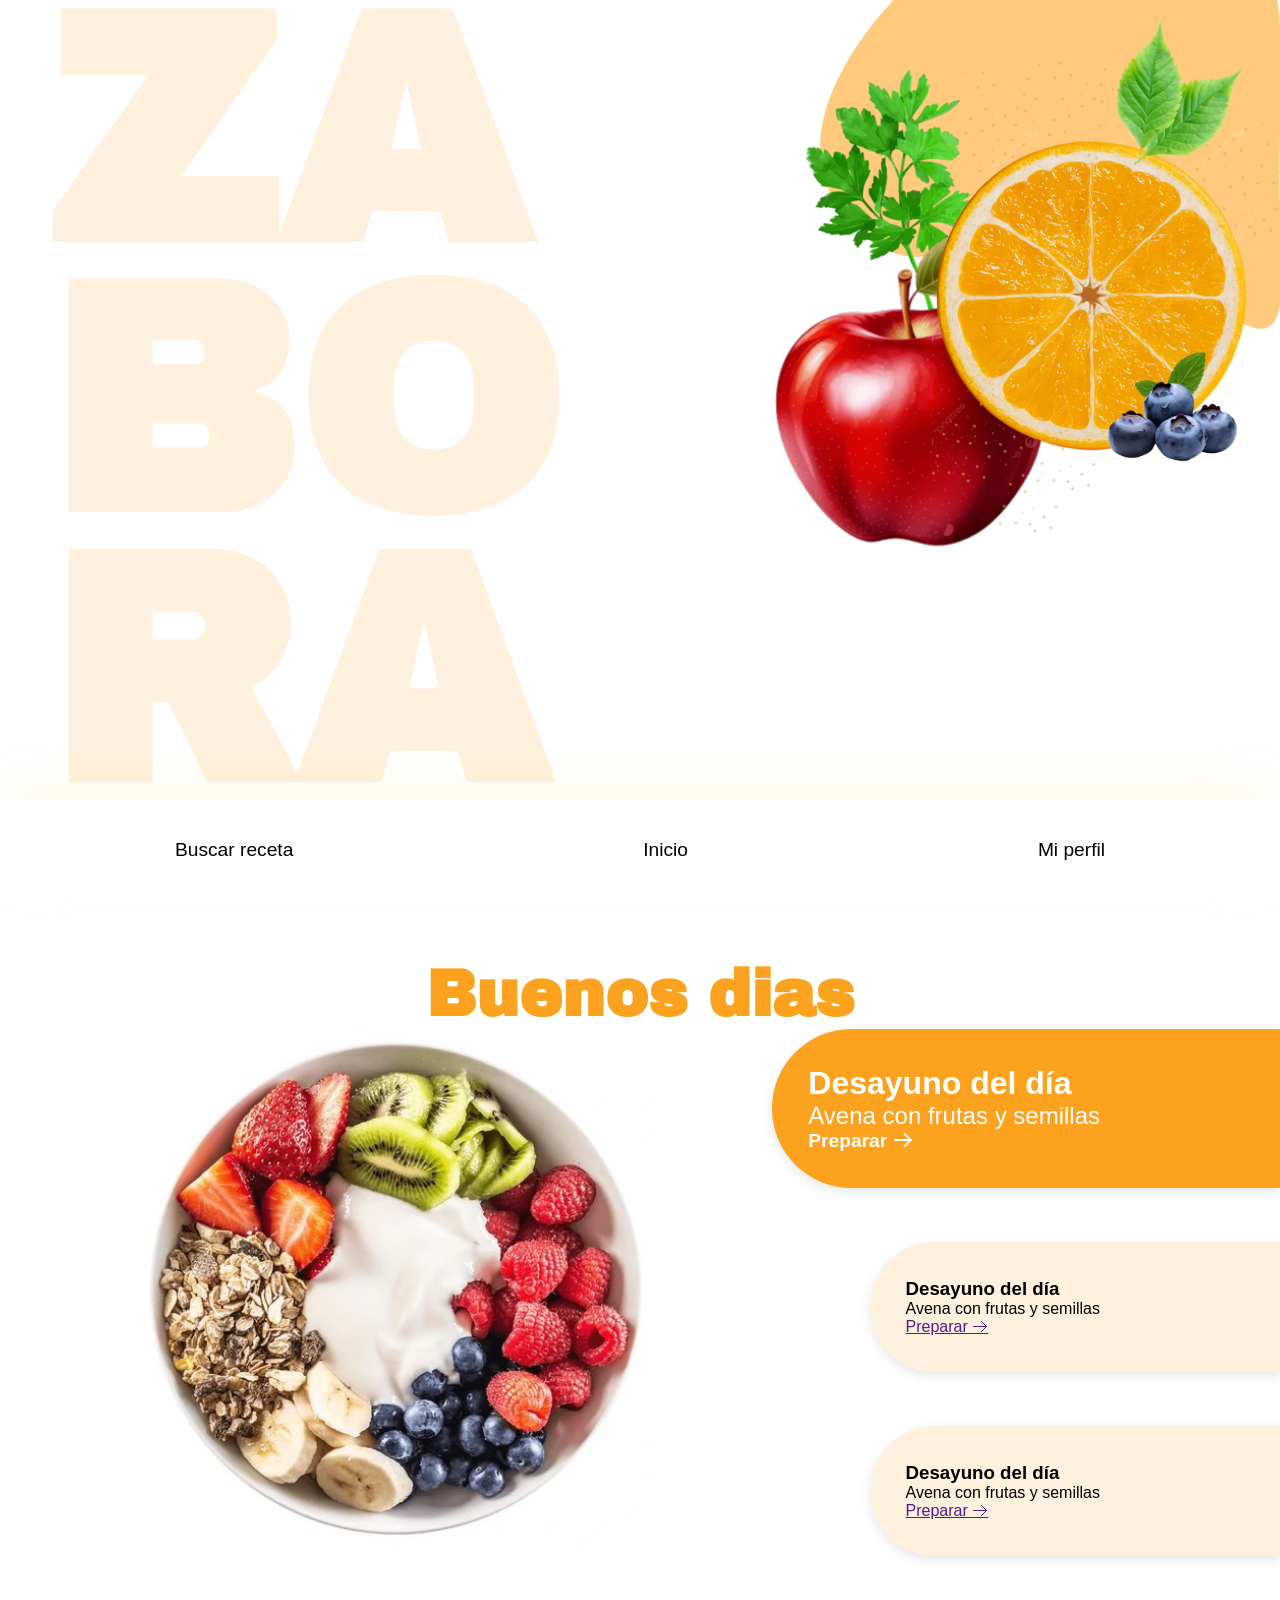
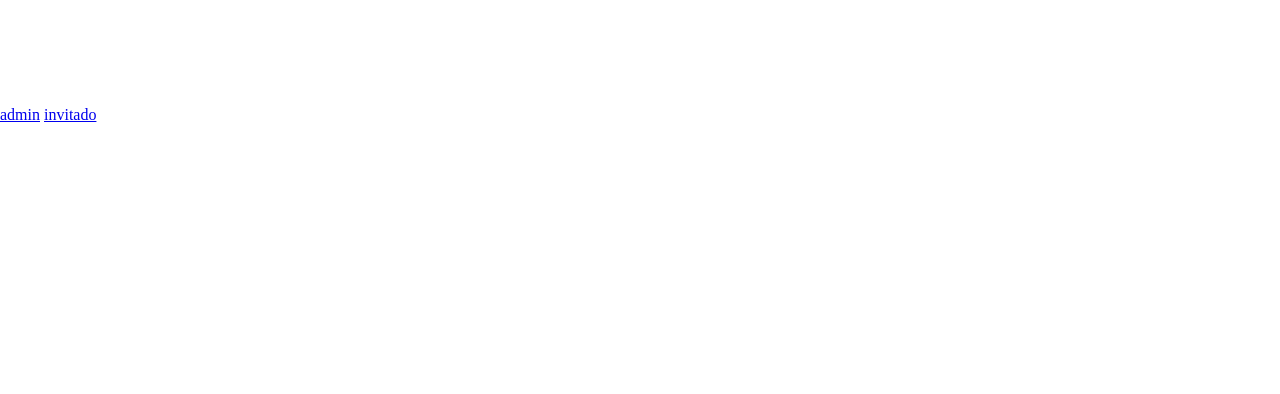
<file: index.html>
<!DOCTYPE html>
<html lang="en">
<head>
    <meta charset="UTF-8">
    <meta name="viewport" content="width=device-width, initial-scale=1.0">
    <title>Zabora</title>
    <link rel="stylesheet" href="styles/index.css">
    <link rel="stylesheet" href="styles/responsive.css">
</head>
<body>
    <header>
        <a href="">Buscar receta</a>
        <a href="">Inicio</a>
        <a href="">Mi perfil</a>
    </header>
    <section class="sec-ppal">
        <h1>
       <span>za</span>
       <span>bo</span>
       <span>ra</span>
     </h1>
     <img src="assets/images/imgIndex3.png" alt="">
    </section>

    <section class="sec-comidaDia">
        <h2>Buenos dias</h2>
        <div class="containerComidas">
            <img src="assets/images/desayuno.jpg" alt="desayuno del dia">
            <div class="containerInfo">
                <div class="infoComida mañana">
                    <h3>Desayuno del día</h3>
                    <p>Avena con frutas y semillas</p>
                    <a href="">Preparar  🡢</a>
                </div>
                <div class="infoComida">
                    <h3>Desayuno del día</h3>
                    <p>Avena con frutas y semillas</p>
                    <a href="">Preparar  🡢</a>
                </div>
                <div class="infoComida">
                    <h3>Desayuno del día</h3>
                    <p>Avena con frutas y semillas</p>
                    <a href="">Preparar  🡢</a>
                </div>
            </div>
        </div>
        
    </section>

    <section class="botones">
        <a href="templates/admin.html">admin</a>
        <a href="templates/invitado.html">invitado</a>
    </section>
</body>
</html>
</file>
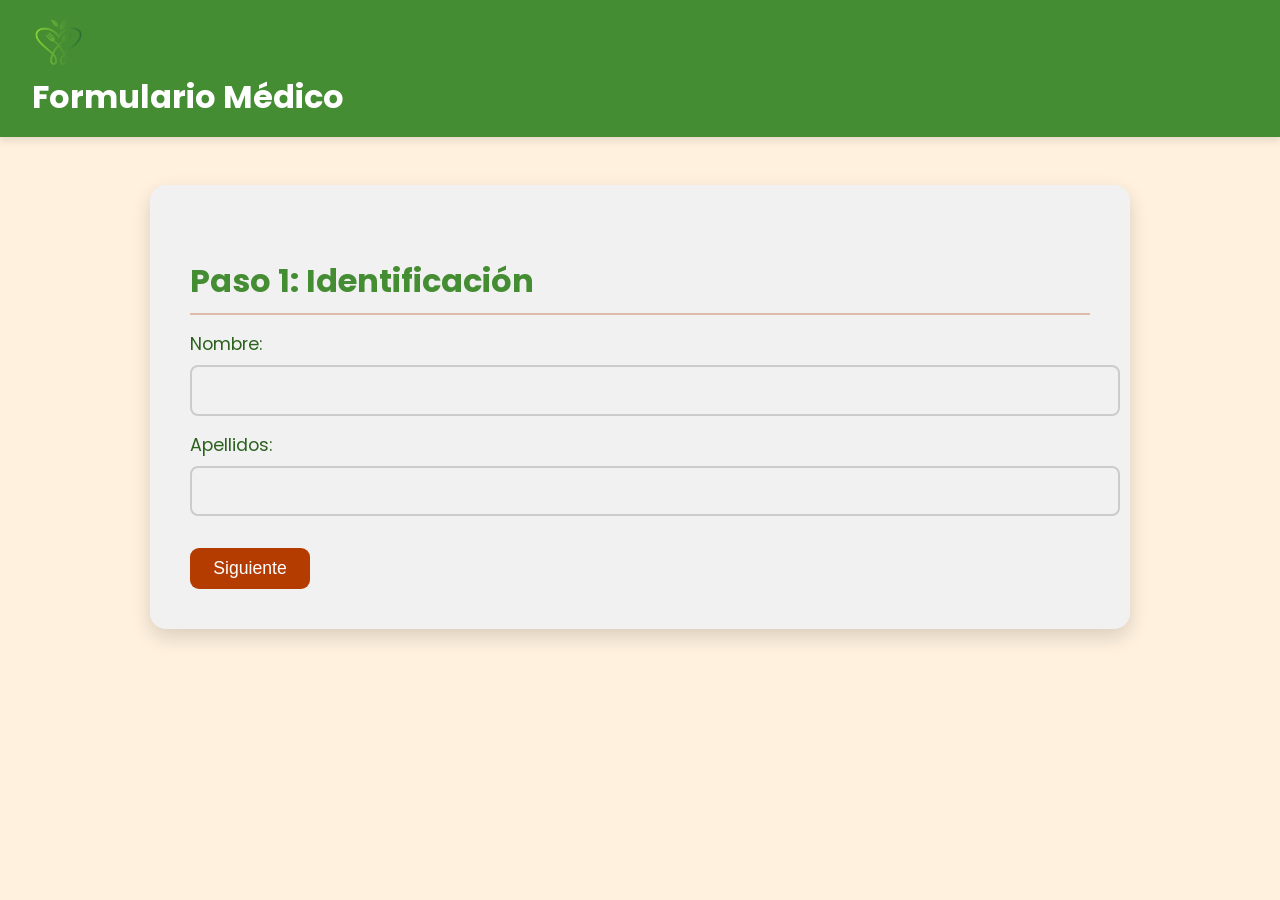
<file: templates/index.html>
<!DOCTYPE html>
<html lang="es">

<head>
    <meta charset="UTF-8">
    <meta name="viewport" content="width=device-width, initial-scale=1.0">
    <title>Formulario Médico</title>
    <link
        href="https://fonts.googleapis.com/css2?family=Poppins:ital,wght@0,100;0,200;0,300;0,400;0,500;0,600;0,700;0,800;0,900;1,100;1,200;1,300;1,400;1,500;1,600;1,700;1,800;1,900&display=swap"
        rel="stylesheet">
    <link rel="stylesheet" href="../styles/styles.css">
</head>

<header class="encabezado">
  <div>
    <img src="../assets/img/LogoManzana.png" alt="Logo de la Zabora" class="logo">
    <h1 class="tituloEncabezado">Formulario Médico</h1>
  </div>
</header>


<body>

    <section class="seccion1">
        <div class="contenedorFormulario">

            <form id="formularioMultiPaso" class="formularioMedico">

                <!--------------- Paso 1: Nombre y Apellidos ----------------------->
                <div class="paso" id="paso1">
                    <h2 class="subtitulo">Paso 1: Identificación</h2>
                    <label class="etiqueta" for="nombre">Nombre:</label>
                    <input type="text" id="nombre" class="campoTexto" required>

                    <label class="etiqueta" for="apellidos">Apellidos:</label>
                    <input type="text" id="apellidos" class="campoTexto" required>

                    <div class="navegacionBotones">
                        <button type="button" onclick="mostrarPaso(2)">Siguiente</button>
                    </div>
                </div>

                <!-------------------- Paso 2: Edad y Género ------------------------>
                <div class="paso" id="paso2">
                    <h2 class="subtitulo">Paso 2: Datos Personales</h2>
                    <label class="etiqueta" for="edad">Edad:</label>
                    <input type="number" id="edad" class="campoTexto" required>

                    <label class="etiqueta">Género:</label>
                    <div class="grupo-genero">
                        <label class="opcion-radio"><input type="radio" name="genero" value="masculino" required>
                            Masculino</label>
                        <label class="opcion-radio"><input type="radio" name="genero" value="femenino"> Femenino</label>
                        <label class="opcion-radio"><input type="radio" name="genero" value="nodice"> Prefiero no
                            decir</label>
                    </div>

                    <div class="navegacionBotones">
                        <button type="button" onclick="mostrarPaso(1)">Anterior</button>
                        <button type="button" onclick="mostrarPaso(3)">Siguiente</button>
                    </div>
                </div>

                <!---------- Paso 3: Contacto ---------.------>
                <div class="paso" id="paso3">
                    <h2 class="subtitulo">Paso 3: Contacto</h2>
                    <label class="etiqueta" for="correo">Correo electrónico:</label>
                    <input type="email" id="correo" class="campoTexto" required>

                    <label class="etiqueta" for="telefono">Teléfono:</label>
                    <input type="tel" id="telefono" class="campoTexto" required>

                    <div class="navegacionBotones">
                        <button type="button" onclick="mostrarPaso(2)">Anterior</button>
                        <button type="button" onclick="mostrarPaso(4)">Siguiente</button>
                    </div>
                </div>

                <!------------------------ Paso 4: Alergias ---------------------------->

                <div class="paso" id="paso4">
                    <h2 class="subtitulo">Paso 4: Alergias alimentarias</h2>
                    <label class="etiqueta" for="alergias">Aquí cuéntanos si tienes alguna alergia</label>
                    <textarea id="alergias" class="campo-area"></textarea>

                    <div class="navegacionBotones">
                        <button type="button" onclick="mostrarPaso(3)">Anterior</button>
                        <button type="button" onclick="mostrarPaso(5)">Siguiente</button>

                    </div>
                </div>

                <!------------------------ Paso 5: Condiciones médicas ---------------------------->
                <div class="paso" id="paso5">
                    <h2 class="subtitulo">Paso 5: Condiciones Médicas</h2>
                    <div class="condicionesMedicas">
                        <label class="opcion-checkbox"><input type="checkbox" name="condiciones[]" value="diabetes">
                            Diabetes</label>
                        <label class="opcion-checkbox"><input type="checkbox" name="condiciones[]" value="colon">
                            Síndrome
                            del colon irritable</label>
                        <label class="opcion-checkbox"><input type="checkbox" name="condiciones[]" value="hipertension">
                            Hipertensión</label>
                        <label class="opcion-checkbox"><input type="checkbox" name="condiciones[]" value="alergias">
                            Alergias alimentarias</label>
                    </div>

                    <div class="navegacionBotones">
                        <button type="button" onclick="mostrarPaso(4)">Anterior</button>
                        <button type="button" onclick="mostrarPaso(6)">Siguiente</button>
                    </div>
                </div>

                <!--------------------------- Paso 6: Restricciones ------------------------------->
                <div class="paso" id="paso6">
                    <h2 class="subtitulo">Paso 6: Restricciones Alimentarias</h2>
                    <label class="etiqueta" for="restricciones">¿Tienes alguna restricción alimentaria? ¿Cuál? <br> <br>
                        Para Zabora es de suprema importancia saber sus restricciones alimenticias para así brindarle la
                        mejor experiencia posible</label>
                    <textarea id="restricciones" class="campo-area"></textarea>

                    <div class="navegacionBotones">
                        <button type="button" onclick="mostrarPaso(5)">Anterior</button>
                        <button type="submit">Enviar formulario</button>
                    </div>
                </div>
            </form>
        </div>
    </section>

    <script src="../logic/script.js"></script>
</body>

</html>
</file>
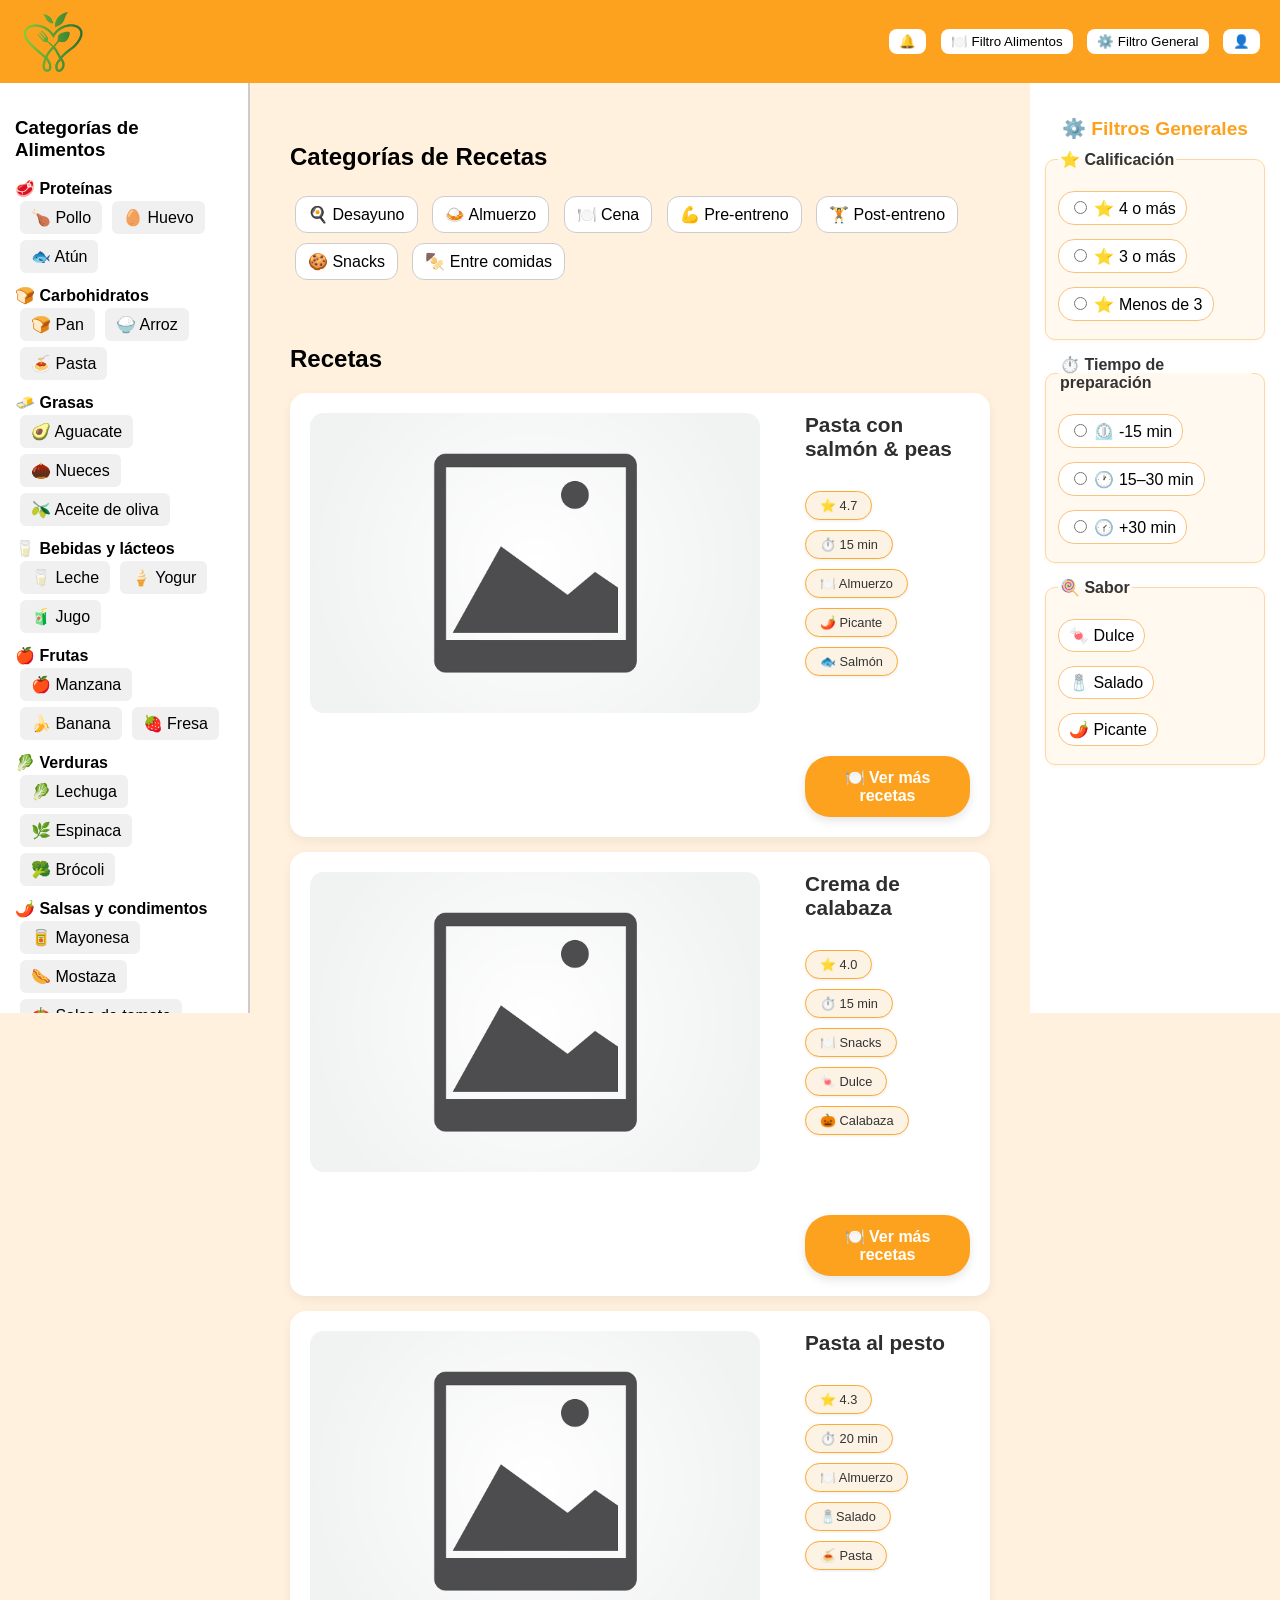
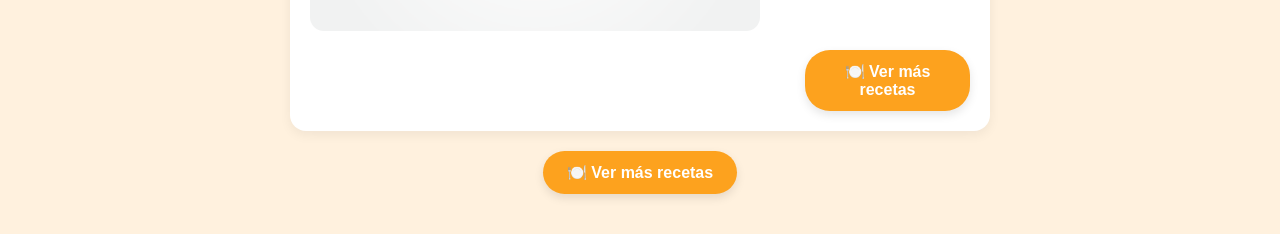
<file: lista_recetas.html>
<!DOCTYPE html>
<html lang="es">

<head>
    <meta charset="UTF-8">
    <meta name="viewport" content="width=device-width, initial-scale=1.0">
    <title>Lista de Recetas</title>
    <link rel="stylesheet" href="./styles/lista_recetas.css">
</head>

<body>
    <header class="encabezado">
        <img class="logo" src="./assets/img/logo.png" alt="">
        <div class="iconos-header">
            <button id="btnNotif">🔔</button>
            <button id="btnFiltroAlimentos">🍽️ Filtro Alimentos</button>
            <button id="btnFiltroGeneral">⚙️ Filtro General</button>
            <button id="btnPerfil">👤</button>
        </div>
    </header>

    <aside class="panel-filtros" id="panelAlimentos">
        <h3>Categorías de Alimentos</h3>
        <div class="categoria"><strong>🥩 Proteínas</strong>
            <div class="alimentos"><span>🍗 Pollo</span><span>🥚 Huevo</span><span>🐟 Atún</span></div>
        </div>
        <div class="categoria"><strong>🍞 Carbohidratos</strong>
            <div class="alimentos"><span>🍞 Pan</span><span>🍚 Arroz</span><span>🍝 Pasta</span></div>
        </div>
        <div class="categoria"><strong>🧈 Grasas</strong>
            <div class="alimentos"><span>🥑 Aguacate</span><span>🌰 Nueces</span><span>🫒 Aceite de oliva</span></div>
        </div>
        <div class="categoria"><strong>🥛 Bebidas y lácteos</strong>
            <div class="alimentos"><span>🥛 Leche</span><span>🍦 Yogur</span><span>🧃 Jugo</span></div>
        </div>
        <div class="categoria"><strong>🍎 Frutas</strong>
            <div class="alimentos"><span>🍎 Manzana</span><span>🍌 Banana</span><span>🍓 Fresa</span></div>
        </div>
        <div class="categoria"><strong>🥬 Verduras</strong>
            <div class="alimentos"><span>🥬 Lechuga</span><span>🌿 Espinaca</span><span>🥦 Brócoli</span></div>
        </div>
        <div class="categoria"><strong>🌶️ Salsas y condimentos</strong>
            <div class="alimentos"><span>🥫 Mayonesa</span><span>🌭 Mostaza</span><span>🍅 Salsa de tomate</span></div>
        </div>
    </aside>

    <!-- FILTRO GENERAL -->
    <aside class="panel-filtros" id="panelGeneral">
        <h3>⚙️ Filtros Generales</h3>
        <form id="formulario-filtros">
            <fieldset>
                <legend>⭐ Calificación</legend>
                <label class="chip-filtro"><input type="radio" name="calificacion" value=">=4"> ⭐ 4 o más</label>
                <label class="chip-filtro"><input type="radio" name="calificacion" value=">=3"> ⭐ 3 o más</label>
                <label class="chip-filtro"><input type="radio" name="calificacion" value="<3"> ⭐ Menos de 3</label>
            </fieldset>

            <fieldset>
                <legend>⏱️ Tiempo de preparación</legend>
                <label class="chip-filtro"><input type="radio" name="tiempo" value="<15"> ⏲️ -15 min</label>
                <label class="chip-filtro"><input type="radio" name="tiempo" value="15-30"> 🕐 15–30 min</label>
                <label class="chip-filtro"><input type="radio" name="tiempo" value=">30"> 🕜 +30 min</label>
            </fieldset>

            <fieldset>
                <legend>🍭 Sabor</legend>
                <label class="chip-filtro"><input type="checkbox" name="sabor" value="dulce"> <span>🍬
                        Dulce</span></label>
                <label class="chip-filtro"><input type="checkbox" name="sabor" value="salado"> <span>🧂
                        Salado</span></label>
                <label class="chip-filtro"><input type="checkbox" name="sabor" value="picante"> <span>🌶️
                        Picante</span></label>
            </fieldset>
        </form>
    </aside>

    <aside class="panel-seleccionados" id="filtrosSeleccionados">
        <h3>Filtros Seleccionados</h3>
        <div id="chipsFiltros"></div>
    </aside>

    <main>
        <section class="categorias-recetas">
            <h2>Categorías de Recetas</h2>
            <div class="categorias">
                <span>🍳 Desayuno</span>
                <span>🍛 Almuerzo</span>
                <span>🍽️ Cena</span>
                <span>💪 Pre-entreno</span>
                <span>🏋️ Post-entreno</span>
                <span>🍪 Snacks</span>
                <span>🍢 Entre comidas</span>
            </div>
        </section>
        <section class="recetas-populares">
            <h2>Recetas</h2>
            <div class="tarjetas-recetas">
                <div class="receta">
                    <img src="./assets/img/imagenReceta.png" alt="Pasta con salmón">
                    <div class="info-receta">
                        <h4>Pasta con salmón & peas</h4>
                        <div class="sub-info">
                            <span class="etiqueta estrella">⭐ 4.7</span>
                            <span class="etiqueta tiempo">⏱️ 15 min</span>
                            <span class="etiqueta tipo">🍽️ Almuerzo</span>
                            <span class="etiqueta sabor">🌶️ Picante</span>
                            <span class="etiqueta categoria">🐟 Salmón</span>
                        </div>
                        <div class="boton-ver-mas">
                            <a href="./templates/detalle_recetas.html"><button id="btnVerMas">🍽️ Ver más recetas</button></a>
                        </div>
                    </div>
                </div>

                <div class="receta">
                    <img src="./assets/img/imagenReceta.png" alt="Sopa de calabaza">
                    <div class="info-receta">
                        <h4>Crema de calabaza</h4>
                        <div class="sub-info">
                            <span class="etiqueta estrella">⭐ 4.0</span>
                            <span class="etiqueta tiempo">⏱️ 15 min</span>
                            <span class="etiqueta tipo">🍽️ Snacks</span>
                            <span class="etiqueta sabor">🍬 Dulce</span>
                            <span class="etiqueta categoria">🎃 Calabaza</span>
                        </div>
                        <div class="boton-ver-mas">
                            <a href="./templates/detalle_recetas.html"><button id="btnVerMas">🍽️ Ver más recetas</button></a>
                        </div>
                    </div>
                </div>

                <div class="receta">
                    <img src="./assets/img/imagenReceta.png" alt="Pesto pasta">
                    <div class="info-receta">
                        <h4>Pasta al pesto</h4>
                        <div class="sub-info">
                            <span class="etiqueta estrella">⭐ 4.3</span>
                            <span class="etiqueta tiempo">⏱️ 20 min</span>
                            <span class="etiqueta tipo">🍽️ Almuerzo</span>
                            <span class="etiqueta sabor">🧂Salado</span>
                            <span class="etiqueta categoria">🍝 Pasta</span>
                        </div>
                        <div class="boton-ver-mas">
                            <a href="./templates/detalle_recetas.html"><button id="btnVerMas">🍽️ Ver más recetas</button></a>
                        </div>
                    </div>
                </div>
            </div>
            <div class="boton-ver-mas">
                <button id="btnVerMas">🍽️ Ver más recetas</button>
            </div>
        </section>
    </main>

    <script src="./logic/lista_recetas.js"></script>
</body>

</html>
</file>
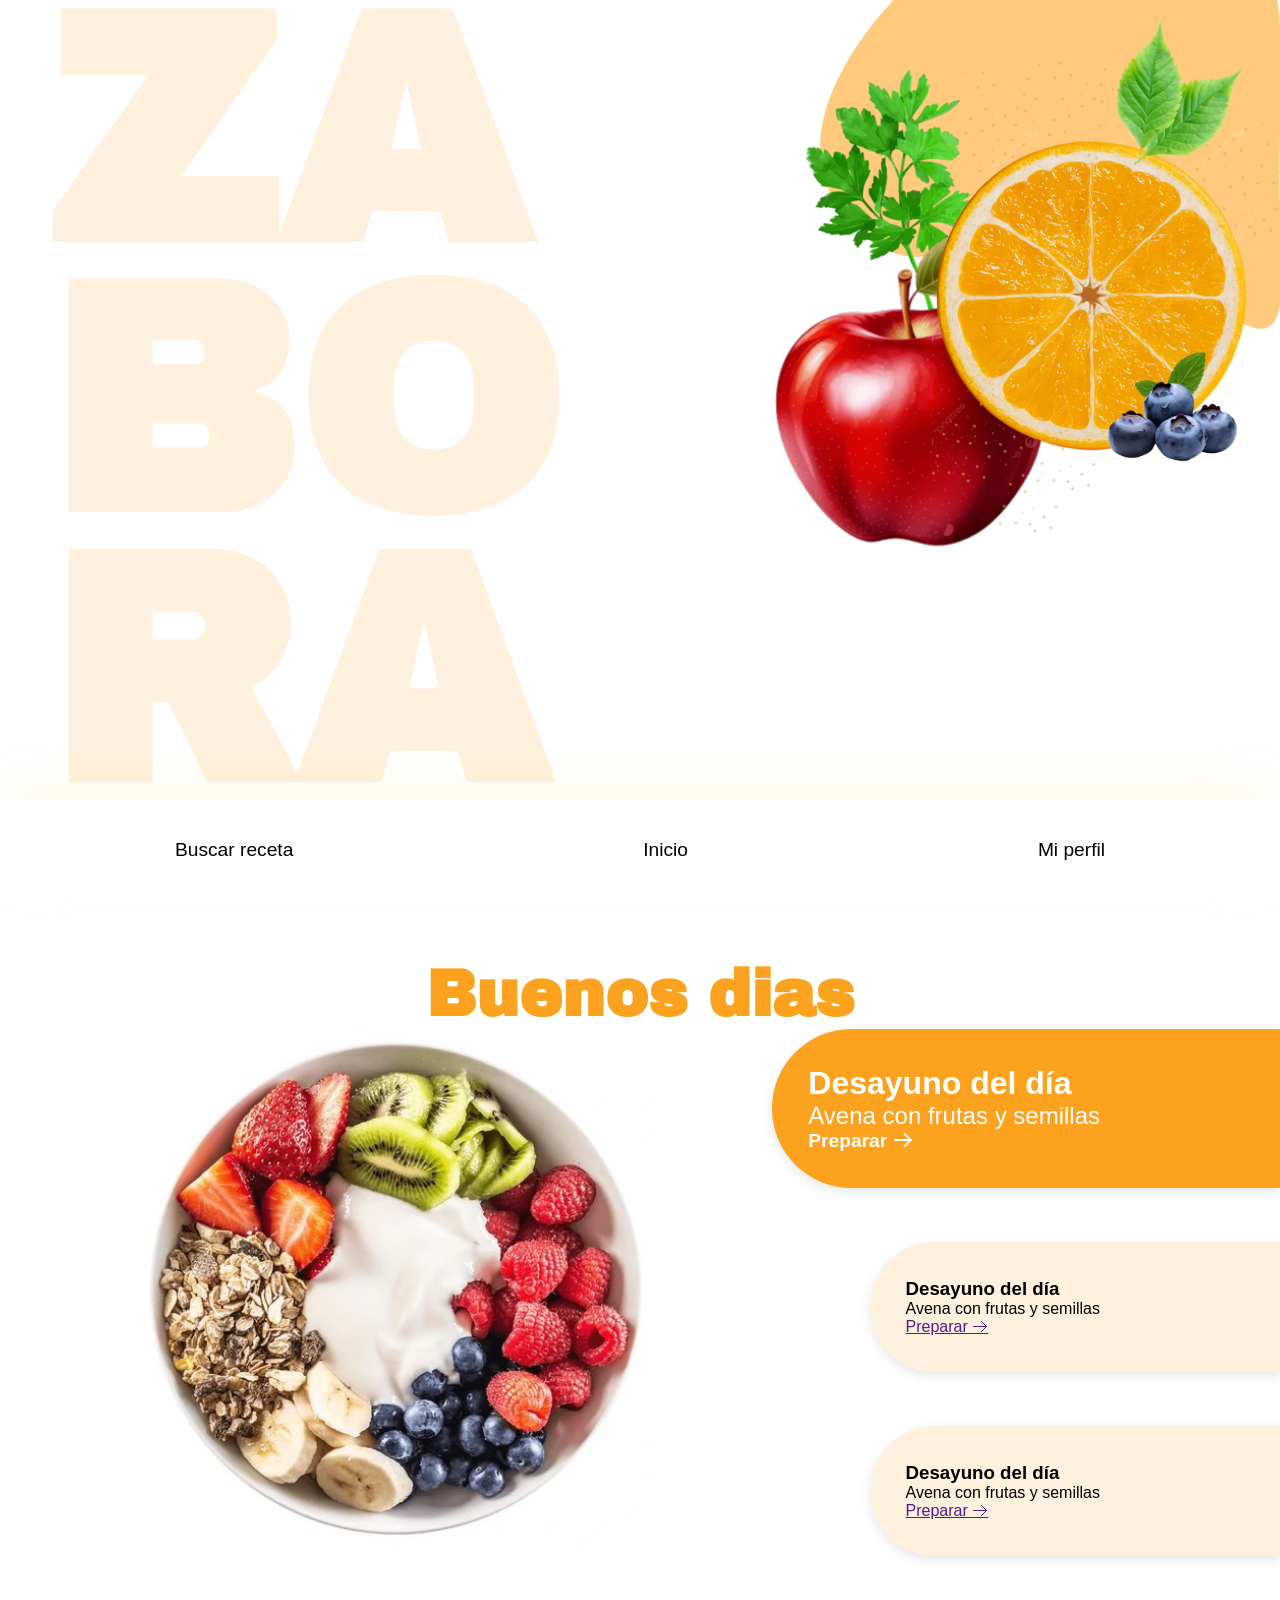
<file: templates/admin.html>
<!DOCTYPE html>
<html lang="en">
<head>
    <meta charset="UTF-8">
    <meta name="viewport" content="width=device-width, initial-scale=1.0">
    <title>Admin</title>
    <link rel="stylesheet" href="../styles/index.css">
</head>
<body>
        <header>
        <a href="">Buscar receta</a>
        <a href="">Inicio</a>
        <a href="">Mi perfil</a>
    </header>
    <section class="sec-ppal">
        <h1>
       <span>za</span>
       <span>bo</span>
       <span>ra</span>
     </h1>
     <img src="../assets/images/imgIndex3.png" alt="">
    </section>

    <section class="sec-comidaDia">
        <h2>Buenos dias</h2>
        <div class="containerComidas">
            <img src="../assets/images/desayuno.jpg" alt="desayuno del dia">
            <div class="containerInfo">
                <div class="infoComida mañana">
                    <h3>Desayuno del día</h3>
                    <p>Avena con frutas y semillas</p>
                    <a href="">Preparar  🡢</a>
                </div>
                <div class="infoComida">
                    <h3>Desayuno del día</h3>
                    <p>Avena con frutas y semillas</p>
                    <a href="">Preparar  🡢</a>
                </div>
                <div class="infoComida">
                    <h3>Desayuno del día</h3>
                    <p>Avena con frutas y semillas</p>
                    <a href="">Preparar  🡢</a>
                </div>
            </div>
        </div>
        
    </section>
</body>
</html>
</file>
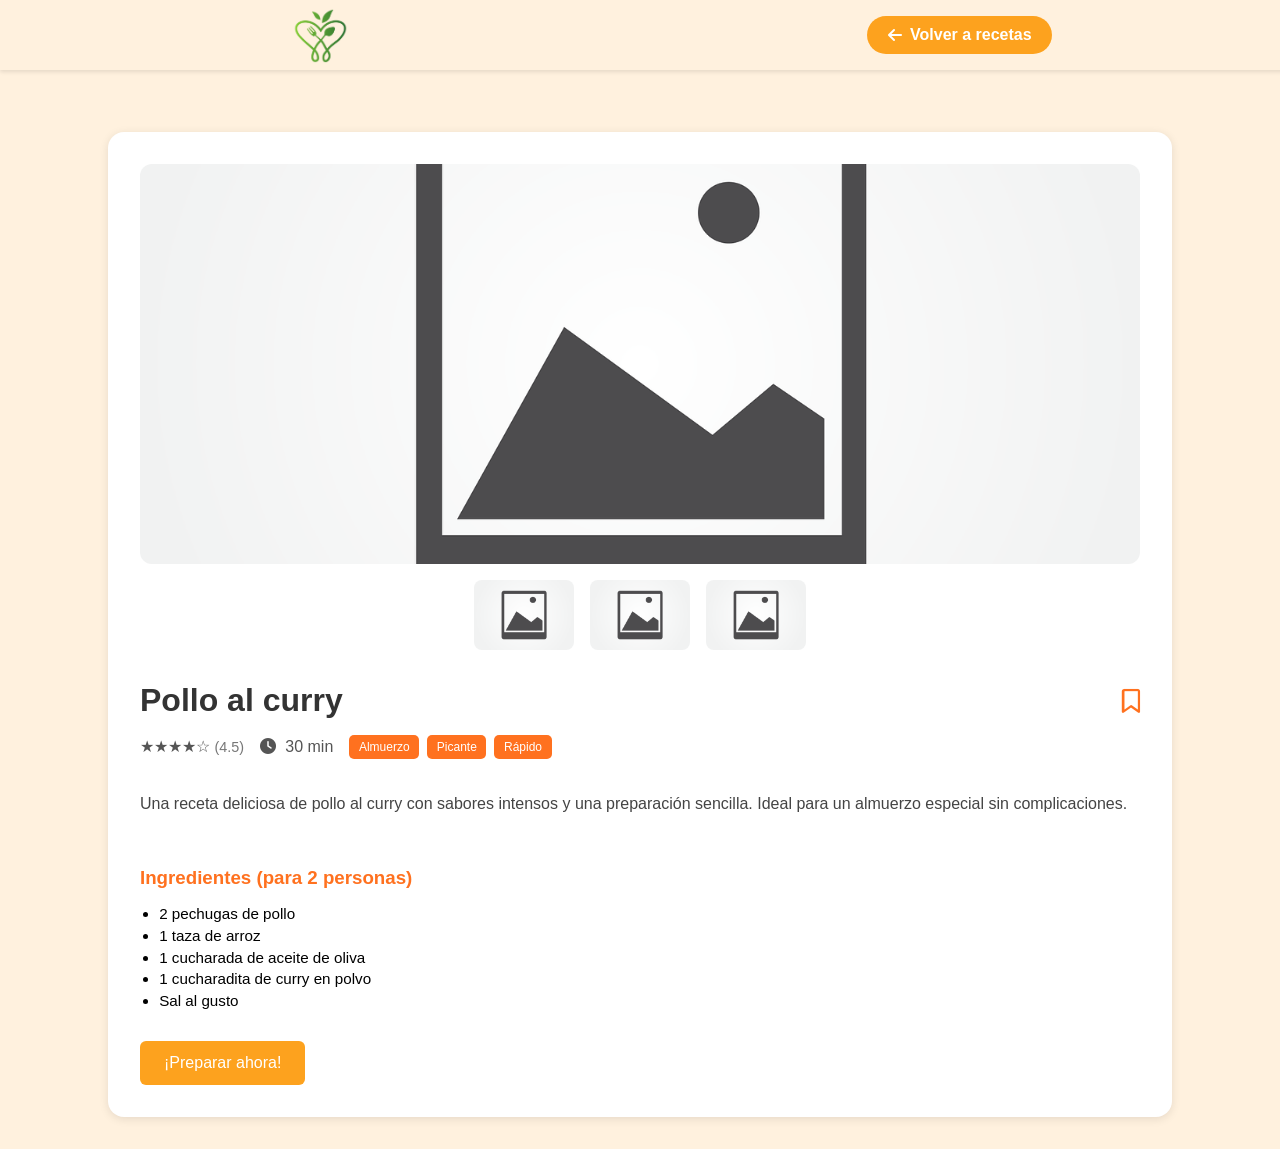
<file: templates/detalle_recetas.html>
<!DOCTYPE html>
<html lang="es">

<head>
    <meta charset="UTF-8" />
    <meta name="viewport" content="width=device-width, initial-scale=1.0" />
    <link rel="stylesheet" href="../styles/detalle_receta.css" />
    <link rel="stylesheet" href="https://cdnjs.cloudflare.com/ajax/libs/font-awesome/6.4.0/css/all.min.css" />
    <title>Detalle de Receta</title>
</head>

<body>
    <header>
        <img src="../assets/img/logo.png" alt="Logo del sitio" class="logo" />
        <a href="../lista_recetas.html" class="volver">
            <i class="fa-solid fa-arrow-left"></i> Volver a recetas
        </a>
    </header>


    <main class="contenedor-general">
        <div class="contenedor-blanco">

            <section class="galeria">
                <img src="../assets/img/imagenReceta.png" alt="Principal receta" class="imagen-principal">
                <div class="miniaturas">
                    <img src="../assets/img/imagenReceta.png" alt="Foto adicional 1">
                    <img src="../assets/img/imagenReceta.png" alt="Foto adicional 2">
                    <img src="../assets/img/imagenReceta.png" alt="Foto adicional 3">
                </div>
            </section>

            <section class="info-receta">
                <div class="titulo-acciones">
                    <h2>Pollo al curry</h2>
                    <i class="fa-regular fa-bookmark icono-guardar" title="Guardar receta"></i>
                </div>

                <div class="subinfo">
                    <div class="calificacion">★★★★☆ <span>(4.5)</span></div>
                    <div class="tiempo"><i class="fa-solid fa-clock"></i> 30 min</div>
                    <div class="etiquetas">
                        <span class="etiqueta">Almuerzo</span>
                        <span class="etiqueta">Picante</span>
                        <span class="etiqueta">Rápido</span>
                    </div>
                </div>

                <p class="descripcion">
                    Una receta deliciosa de pollo al curry con sabores intensos y una preparación sencilla.
                    Ideal para un almuerzo especial sin complicaciones.
                </p>

                <div class="ingredientes">
                    <h3>Ingredientes (para 2 personas)</h3>
                    <ul>
                        <li>2 pechugas de pollo</li>
                        <li>1 taza de arroz</li>
                        <li>1 cucharada de aceite de oliva</li>
                        <li>1 cucharadita de curry en polvo</li>
                        <li>Sal al gusto</li>
                    </ul>
                </div>

                <button class="boton-preparar">¡Preparar ahora!</button>
            </section>

        </div>
    </main>
</body>

</html>
</file>
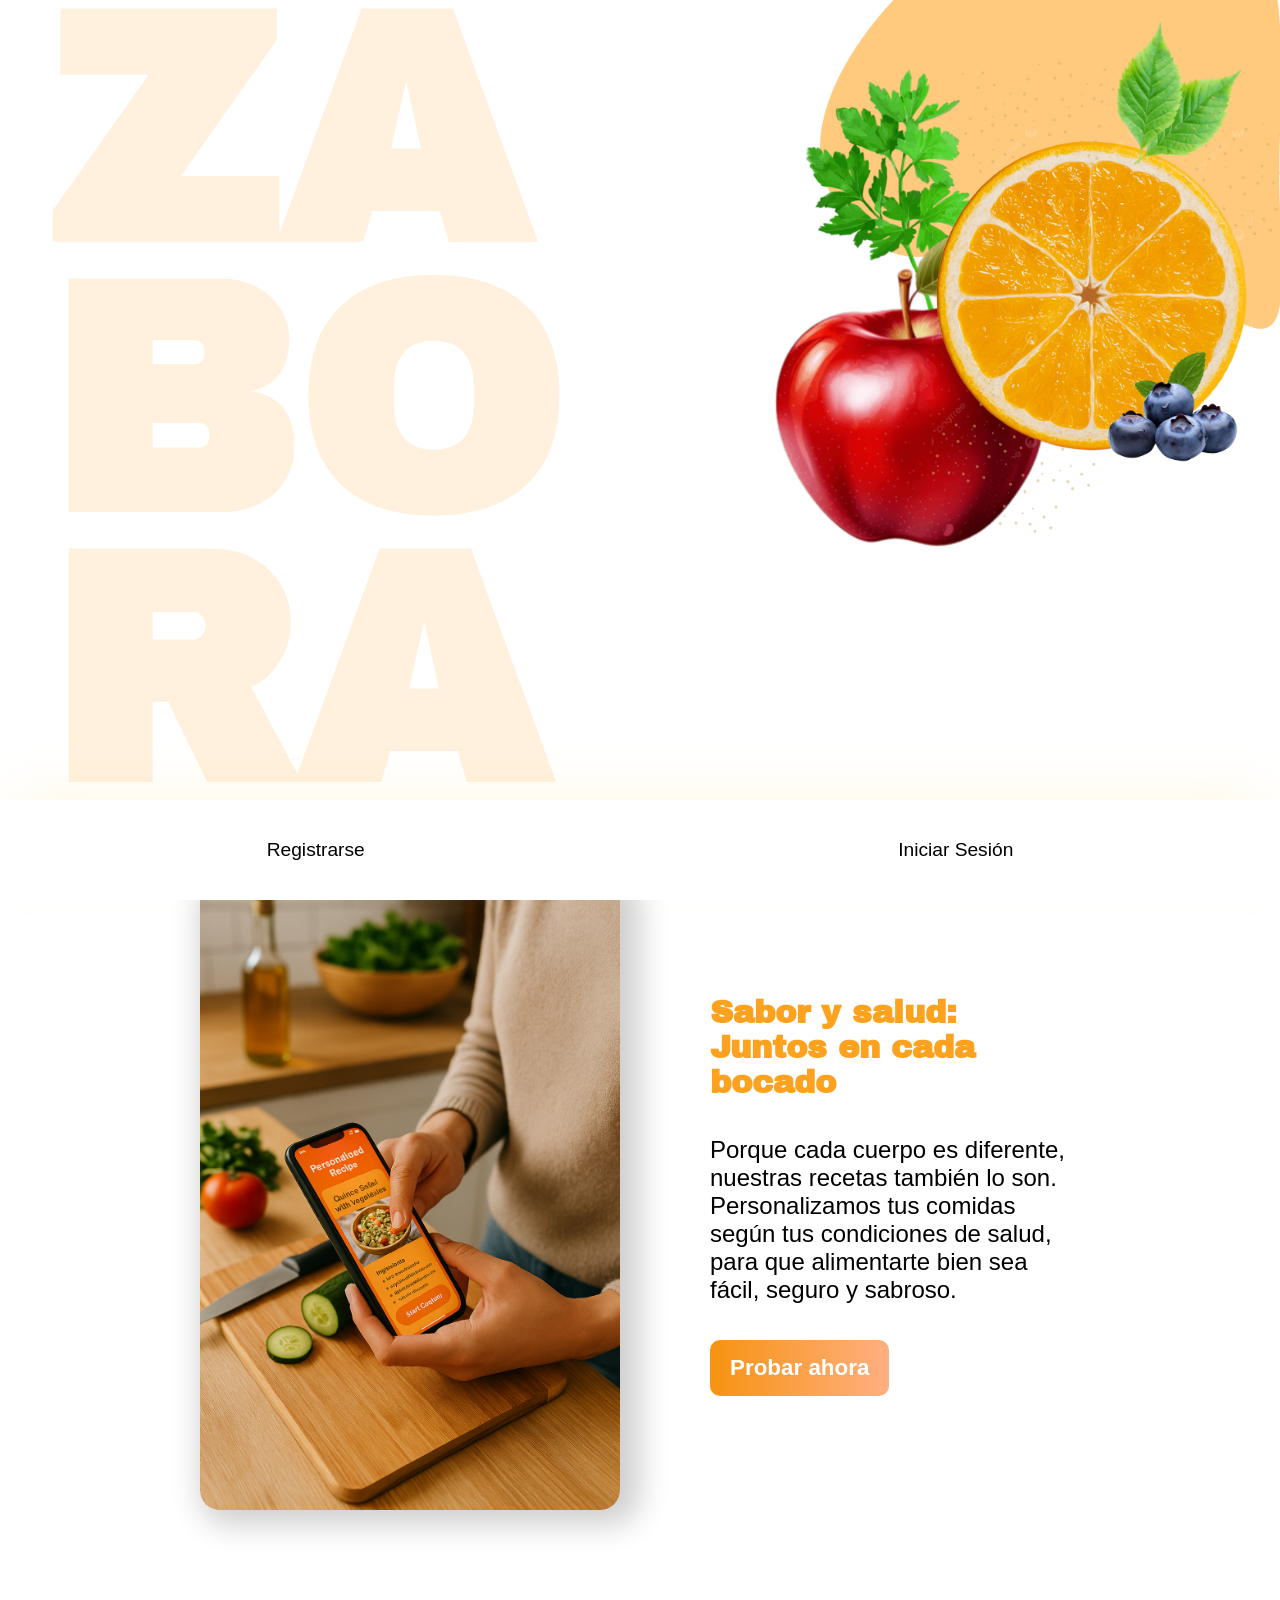
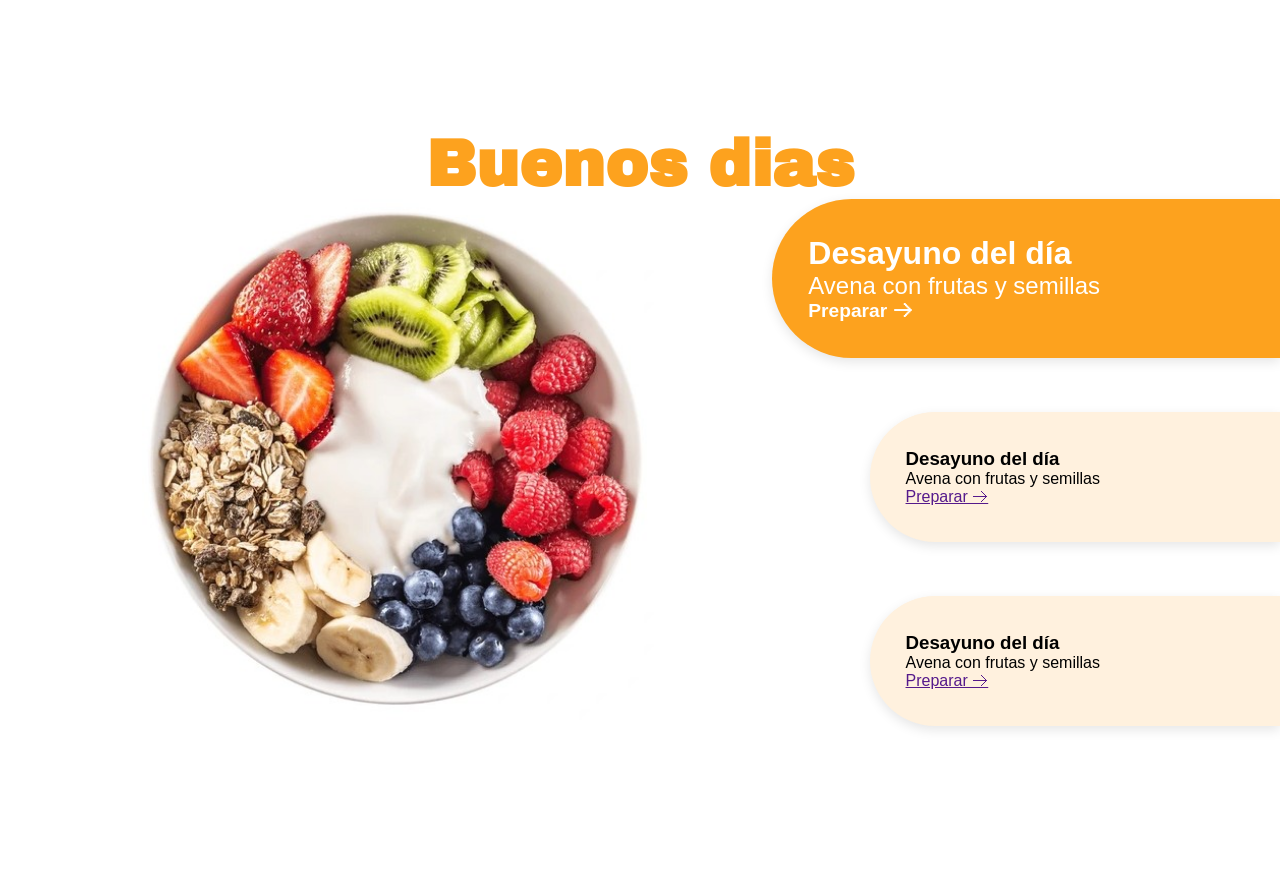
<file: templates/invitado.html>
<!DOCTYPE html>
<html lang="en">

<head>
    <meta charset="UTF-8">
    <meta name="viewport" content="width=device-width, initial-scale=1.0">
    <title>invitado</title>
    <link rel="stylesheet" href="../styles/index.css">
</head>

<body>
    <header>
        <a href="">Registrarse</a>
        <a href="">Iniciar Sesión</a>
    </header>
    <section class="sec-ppal">
        <h1>
            <span>za</span>
            <span>bo</span>
            <span>ra</span>
        </h1>
        <img src="../assets/images/imgIndex3.png" alt="">
    </section>

    <section class="containerInvitado">
        <img src="../assets/images/chatgptImg.png" alt="">
        <div class="infoInvitado">
            <h2>Sabor y salud: Juntos en cada bocado</h2>
            <p>Porque cada cuerpo es diferente, nuestras recetas también lo son.
                Personalizamos tus comidas según tus condiciones de salud, para que alimentarte bien sea fácil, seguro y
                sabroso.</p>
            <a href="#">Probar ahora</a>
        </div>
    </section>

    <section class="sec-comidaDia">
        <h2>Buenos dias</h2>
        <div class="containerComidas">
            <img src="../assets/images/desayuno.jpg" alt="desayuno del dia">
            <div class="containerInfo">
                <div class="infoComida mañana">
                    <h3>Desayuno del día</h3>
                    <p>Avena con frutas y semillas</p>
                    <a href="">Preparar 🡢</a>
                </div>
                <div class="infoComida">
                    <h3>Desayuno del día</h3>
                    <p>Avena con frutas y semillas</p>
                    <a href="">Preparar 🡢</a>
                </div>
                <div class="infoComida">
                    <h3>Desayuno del día</h3>
                    <p>Avena con frutas y semillas</p>
                    <a href="">Preparar 🡢</a>
                </div>
            </div>
        </div>
    </section>
</body>

</html>
</file>
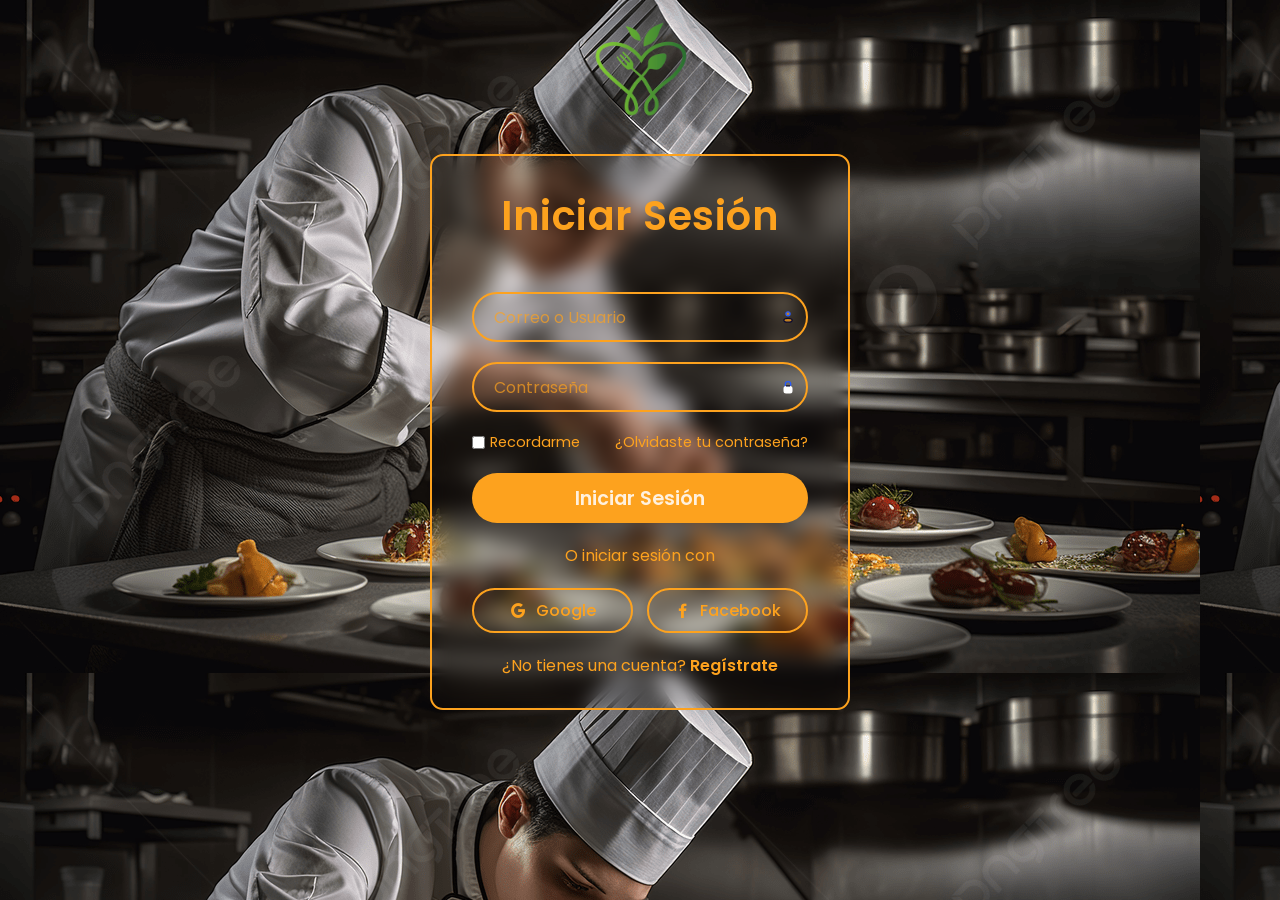
<file: templates/login.html>
<!DOCTYPE html>
<html lang="es">
<head>
  <meta charset="UTF-8" />
  <meta name="viewport" content="width=device-width, initial-scale=1.0"/>
  <title>Iniciar Sesión - Zabora</title>

  <!-- Fuentes y Boxicons -->
  <link href="https://fonts.googleapis.com/css2?family=Poppins:wght@300;400;600&display=swap" rel="stylesheet" />
  <link href="https://unpkg.com/boxicons@2.1.4/css/boxicons.min.css" rel="stylesheet" />

  <!-- Estilos externos -->
  <link rel="stylesheet" href="../styles/login.css" />
</head>
<body>

  <!-- Header con logo -->
  <header>
    <a href="#"><img class="logo" src="../assets/img/logo.png" alt="Zabora Logo" /></a>
  </header>

  <!-- Contenedor principal del formulario -->
  <div class="container">
    <form>
      <h1>Iniciar Sesión</h1>

      <!-- Campo correo/usuario -->
      <div class="form-input">
        <input type="text" placeholder="Correo o Usuario" required />
        <svg xmlns="http://www.w3.org/2000/svg" width="24" height="24" fill="none" viewBox="0 0 24 24">
          <circle cx="12" cy="8.245" r="2.5" stroke="#265BFF" stroke-width="1.5"/>
          <ellipse cx="12" cy="15.926" stroke="#0A0A30" stroke-width="1.5" rx="5" ry="2.329"/>
        </svg>
      </div>

      <!-- Campo contraseña -->
      <div class="form-input">
        <input type="password" placeholder="Contraseña" required />
        <svg viewBox="0 0 24 24" xmlns="http://www.w3.org/2000/svg" width="24" height="24" fill="none">
          <path fill="#265BFF" d="M15.236 10.811a.736.736 0 01-.736-.736V8.811a2.5 2.5 0 00-5 0v5H8v-5a4 4 0 018 0v1.236a.764.764 0 01-.764.764z"/>
          <path fill="#fff" d="M6.6 13.704a3 3 0 013-3h4.8a3 3 0 013 3v3a3 3 0 01-3 3H9.6a3 3 0 01-3-3v-3z"/>
          <path fill="#0A0A30" d="M9.6 11.454h4.8v-1.5H9.6v1.5z"/>
        </svg>
      </div>

      <!-- Recordar y olvidar contraseña -->
      <div class="recordar-olvidar">
        <label><input type="checkbox" name="remember" /> Recordarme</label>
        <a href="#">¿Olvidaste tu contraseña?</a>
      </div>

      <!-- Botón iniciar sesión -->
      <button type="submit">Iniciar Sesión</button>

      <p>O iniciar sesión con</p>

      <!-- Botones sociales -->
      <div class="social-login">
        <button type="button" class="google-btn"><i class='bx bxl-google'></i>Google</button>
        <button type="button" class="facebook-btn"><i class='bx bxl-facebook'></i>Facebook</button>
      </div>

      <p class="registro-link">¿No tienes una cuenta? <a href="./registro.html">Regístrate</a></p>
    </form>
  </div>

</body>
</html>
</file>
<file: styles/index.css>
@import url('https://fonts.googleapis.com/css2?family=Archivo+Black&display=swap');
*{
    margin: 0;
}

:root{
    --colorCrema: rgb(255, 241, 222);
    --naranja: rgb(253, 162, 30);
    --fuenteTitulo: "Archivo Black", sans-serif;
    --colorNegro: black;

}

.sec-ppal{
    display: flex;
    width: 100%;
}
.sec-ppal h1{
    width: 55%;
    display: flex;
    flex-direction: column;
    font-size: 20rem;
    text-transform: uppercase;
    font-family:var(--fuenteTitulo);
    font-weight: bolder;
    line-height:30vh;
    color: var(--colorCrema);
    padding: 0 0 0 5vh;
}
.sec-ppal img{
    width: 45%;
    height: max-content;
}

header{
    position: fixed;
    bottom: 0;
    width: 100%;
    background-color: white;
    height: 100px;
    box-shadow: 0 -20px 55px -20px rgba(255, 221, 128, 0.26); 
    display: flex;
    justify-content: space-around;
    align-items: center;

}
header a{
        text-decoration: none;
        color: var(--colorNegro);
        font-family: 'Segoe UI', Tahoma, Geneva, Verdana, sans-serif;
        font-size: 1.2rem;
}

.sec-comidaDia{
    padding: 150px 0;
}
.sec-comidaDia h2{
    color: var(--naranja);
    font-size: 4rem;
    font-family: var(--fuenteTitulo);
    text-align: center;
}

.containerComidas{
    display: flex;
    width: 100%;
    justify-content: flex-end;
    align-items: center;
    gap: 4vh;

}
.containerComidas img{
    width: 40%;
     max-width: 700px;
  object-fit: cover;
}
.containerInfo{
     display: flex;
     flex-direction: column;
       align-items: flex-end; 
     gap: 6vh;
}

.infoComida{
    background-color: var(--colorCrema);
    padding: 4vh 20vh 4vh 4vh;
    border-radius: 30vh 0 0 30vh;
    font-family: 'Segoe UI', Tahoma, Geneva, Verdana, sans-serif;
    margin: 0 0 0 20vh;
    width: fit-content;
    box-shadow: 0 4px 12px rgba(0, 0, 0, 0.1);
}
.mañana h3{
    font-size: 2rem;
}
.mañana p{
    font-size: 1.5rem;
}
.mañana a{
    text-decoration: none;
    color: white;
    font-size: 1.2rem;
    font-weight: bolder;
}
.mañana{
    background-color: var(--naranja);
    color: white;
    margin: 0;

}

.botones{
    padding: 0 0 30vh 0;
}

/*index invitado*/
.containerInvitado{
    display: flex;
    padding: 70px 200px;
    gap: 10vh;
    justify-content: center;
}
.containerInvitado img{
    height: 70vh;
    box-shadow: 10px 5px 30px 10px rgba(0, 0, 0, 0.192);
    border-radius: 20px;
}
.infoInvitado{
    display: flex;
    flex-direction: column;
    gap: 4vh;
    justify-content: center;
    
}
.infoInvitado h2{
    color: var(--naranja);
    font-family: var(--fuenteTitulo);
    font-size: 2rem;
}
.infoInvitado p{
    font-size: 1.5rem;
    font-family: Arial, Helvetica, sans-serif;
}
.infoInvitado a{
    text-decoration: none;
    font-size: 1.4rem;
    background:linear-gradient(to left, rgb(255, 175, 129),
    rgb(247, 147, 17));
    width: fit-content;
    padding: 15px 20px;
    border-radius: 10px;
    color: white;
    font-weight: bolder;
    font-family: Arial, Helvetica, sans-serif;
}
</file>
<file: styles/responsive.css>
@media(max-width:480px) {
    
}
</file>
<file: styles/styles.css>
/*-----HEADER-----*/

  .encabezado {
    background-color: rgb(69, 141, 51);
    /* verde claro */
    padding: 1rem 2rem;
    color: white;
    box-shadow: 0 4px 8px rgba(0, 0, 0, 0.1);
  }

  .logo {
    height: 50px;
    width: auto;
  }

  .tituloEncabezado {
    font-family: 'Poppins', sans-serif;
    font-size: 2rem;
    margin: 0;
  }

  body {
    font-family: 'Poppins', sans-serif;
    background-color: rgb(255, 241, 222);
    margin: 0;
    padding: 0;
    color: rgb(44, 97, 30);
  }

  /*-------------------------- Contenedor principal -----------------------------------------*/
  .contenedorFormulario {
    max-width: 900px;
    margin: 3rem auto;
    padding: 2.5rem;
    background-color: rgb(241, 241, 241);
    border-radius: 16px;
    box-shadow: 0 8px 20px rgba(0, 0, 0, 0.15);
    transition: all 0.3s ease;
  }

  /*Esto es para que cuando pase mi mouse por encima de la tarjeta tenga un pequeño zoom*/
  .contenedorFormulario:hover {
    transform: scale(1.01);
  }

  /*------------------------- Títulos --------------------------*/
  .titulo-principal {
    font-size: 4rem;
    color: rgb(180, 65, 0);
    margin-bottom: 2rem;
    text-align: center;
  }

  .subtitulo,
  .restriccionesAlimentarias {
    font-size: 2rem;
    color: rgb(69, 141, 51);
    margin-top: 2rem;
    margin-bottom: 1rem;
    border-bottom: 2px solid rgba(180, 65, 0, 0.3);
    padding-bottom: 0.5rem;
  }

  .etiqueta {
    display: block;
    font-size: 1.1rem;
    margin: 1rem 0 0.5rem;
  }

  /*--------------------------- Este es el estilo de los campos para rellenar --------------------------*/
  .campoTexto,
  .campo-area {
    width: 100%;
    padding: 0.8rem;
    font-size: 1.1rem;
    border: 2px solid #ccc;
    border-radius: 8px;
    background-color: rgb(241, 241, 241);
    color: rgb(44, 97, 30);
    transition: border-color 0.2s;
  }


  /*Esto es para cuando selecciono el campo para label para copiar el borde se ponga de otro color*/
  .campoTexto:focus,
  .campo-area:focus {
    border-color: rgb(69, 141, 51);
    outline: none;
  }


  /* Checkboxes los cuadrados de selección múltiple */
  .condicionesMedicas {
    display: flex;
    flex-direction: column;
    gap: 0.5rem;
    margin-top: 1rem;
  }

  .opcion-checkbox {
    font-size: 1.1rem;
    display: flex;
    align-items: center;
    gap: 0.5rem;
  }

  /* Género */
  .grupo-genero {
    display: flex;
    gap: 1.5rem;
    margin-top: 0.5rem;
    flex-wrap: wrap;
  }

  .opcion-radio {
    font-size: 1.1rem;
    display: flex;
    align-items: center;
    gap: 0.5rem;
  }


  /*------------------------------- Esta parte es para ocultar los botones de paso a paso --------------------------------*/
  /*------------------------------- Esto es para JS --------------------------------*/

  .paso {
    display: none;
    animation: fade 0.5s ease;
  }

  .paso.activo {
    display: block;
  }

  .navegacionBotones {
    margin-top: 2rem;
    display: flex;
    justify-content: space-between;
  }

  .navegacionBotones button {
    background-color: rgb(180, 60, 0);
    color: white;
    font-size: 1.1rem;
    padding: 10px 15px;
    border: none;
    border-radius: 9px;
    cursor: pointer;
    transition: background-color 0.3s ease;
    width: auto;
    /*Esto porque el botón aveces se estira y esto evita que no pase*/
    min-width: 120px;
  }

  .navegacionBotones button:hover {
    background-color: rgb(231, 179, 67);
  }

  @keyframes fade {
    from {
      opacity: 0;
    }

    to {
      opacity: 1;
    }
  }



  /*------------------------------- Esta parte es la responsiva para pantalla de celulares  --------------------------------*/

  @media (max-width: 480px) {
    .contenedorFormulario {
      max-width: 95%;
      margin: 1rem auto;
      padding: 1rem;
    }

    .titulo-principal {
      font-size: 2rem;
    }

    .subtitulo,
    .restriccionesAlimentarias {
      font-size: 1.5rem;
      text-align: center;
    }

    .etiqueta {
      font-size: 1rem;
    }

    .campoTexto,
    .campo-area {
      font-size: 1rem;
      padding: 0.6rem;
    }

    .grupo-genero,
    .condicionesMedicas {
      flex-direction: column;
      gap: 0.5rem;
    }

    .opcion-radio,
    .opcion-checkbox {
      font-size: 1rem;
    }

    .boton-enviar,
    .navegacion-botones button {
      font-size: 1rem;
      padding: 0.8rem;
      width: 100%;
      margin-top: 1rem;
    }

    .navegacion-botones {
      flex-direction: column;
      gap: 0.5rem;
    }
  }
</file>
<file: styles/lista_recetas.css>
body {
    font-family: Arial, sans-serif;
    background-color: rgb(255, 241, 222);
    margin: 0;
    padding: 0;
    display: grid;
    grid-template-columns: 250px 1fr 250px;
    grid-template-areas:
        "header header header"
        "filtros main general";
}

.logo {
    height: 7vh;
}

.encabezado {
    grid-area: header;
    display: flex;
    justify-content: space-between;
    align-items: center;
    background-color: rgb(253, 162, 30);
    padding: 10px 20px;
    color: white;
    position: sticky;
    top: 0;
    z-index: 100;
}

.iconos-header button {
    margin-left: 10px;
    background: white;
    border: none;
    padding: 5px 10px;
    border-radius: 8px;
    cursor: pointer;
}

.panel-filtros {
    padding: 15px;
    background: #fff;
    height: 100vh;
    overflow-y: auto;
}

#panelAlimentos {
    grid-area: filtros;
    border-right: 2px solid #ccc;
}

#panelGeneral {
    grid-area: general;
    background: #fff;
    padding: 15px;
}

main {
    grid-area: main;
    padding: 20px;
    max-width: 1000px;
    margin: auto;
}


.categorias-recetas,
.recetas-populares {
    padding: 20px;
}

.categorias span {
    display: inline-block;
    background: #fff;
    margin: 5px;
    padding: 8px 12px;
    border-radius: 12px;
    border: 1px solid #ccc;
    cursor: pointer;
    transition: background-color 0.2s ease-in-out, border-color 0.2s ease-in-out;
}

.categorias span:hover {
    background-color: #fff7ec;
    border-color: rgb(253, 162, 30);
}

.categorias span.seleccionado {
    background-color: #ffe5c0;
    border-color: rgb(253, 162, 30);
    font-weight: bold;
    color: #444;
    box-shadow: inset 0 0 0 2px rgb(253, 162, 30);
}

.tarjetas-recetas {
    display: flex;
    flex-direction: column;
    gap: 15px;
}

.receta {
    display: flex;
    background: #fff;
    border-radius: 16px;
    box-shadow: 0 4px 12px rgba(0, 0, 0, 0.06);
    overflow: hidden;
    align-items: flex-start;
    padding: 20px;
    gap: 15px;
    transition: transform 0.2s ease;
}

.receta:hover {
    transform: scale(1.01);
}

.receta img {
    width: 450px;
    height: 300px;
    object-fit: cover;
    border-radius: 14px;
    flex-shrink: 0;
}

.info-receta {
    flex-grow: 1;
    display: flex;
    flex-direction: column;
    justify-content: center;
    margin-left: 30px;
}

.info-receta h4 {
    margin: 0 0 20px 0;
    font-size: 1.3rem;
    font-weight: bold;
    color: #2e2e2e;
}

.sub-info {
    display: flex;
    flex-wrap: wrap;
    gap: 10px;
    margin-top: auto;
    margin-bottom: 50px;
    padding-top: 10px;
}

.etiqueta {
    display: inline-flex;
    align-items: center;
    background-color: #fdf3e5;
    color: #333;
    padding: 6px 14px;
    border-radius: 20px;
    font-size: 0.8rem;
    font-weight: 500;
    border: 1px solid #fdaa30;
    box-shadow: 0 1px 3px rgba(0, 0, 0, 0.08);
    transition: all 0.2s ease;
    cursor: default;
}

.boton-ver-mas {
    display: flex;
    justify-content: center;
    margin-top: 20px;
}

.boton-ver-mas button {
    background-color: rgb(253, 162, 30);
    color: white;
    border: none;
    padding: 12px 24px;
    border-radius: 25px;
    font-size: 1rem;
    font-weight: bold;
    cursor: pointer;
    box-shadow: 0 4px 10px rgba(0, 0, 0, 0.1);
    transition: all 0.2s ease-in-out;
}

.boton-ver-mas button:hover {
    background-color: #e68e00;
    transform: scale(1.05);
}

.categoria {
    margin-bottom: 10px;
}

.alimentos span {
    display: inline-block;
    margin: 3px 5px;
    padding: 6px 10px;
    background: #f0f0f0;
    border-radius: 6px;
    cursor: pointer;
    transition: background-color 0.2s ease-in-out, box-shadow 0.2s ease-in-out;
    border: 1px solid transparent;
}

.alimentos span:hover {
    background-color: #fff7ec;
    border-color: rgb(253, 162, 30);
    box-shadow: 0 0 5px rgba(253, 162, 30, 0.3);
}

.alimentos span.seleccionado {
    background-color: #ffe5c0;
    border-color: rgb(253, 162, 30);
    font-weight: bold;
    color: #444;
    box-shadow: inset 0 0 0 2px rgb(253, 162, 30);
}

.panel-seleccionados {
    position: static;
    margin: 10px auto;
    width: 80%;
    background: white;
    padding: 15px;
    border-radius: 10px;
    box-shadow: none;
    display: none;
    grid-column: span 3;
}

#formulario-filtros fieldset {
    border: none;
    padding: 0;
    margin: 10px 0;
}

#formulario-filtros legend {
    font-weight: bold;
    margin-bottom: 8px;
    font-size: 1rem;
}

#panelGeneral h3 {
    font-size: 1.2rem;
    margin-bottom: 10px;
    color: rgb(253, 162, 30);
    text-align: center;
}

#panelGeneral fieldset {
    background-color: #fff9f0;
    padding: 10px 12px;
    margin-bottom: 15px;
    border: 1px solid #fcd8a8;
    border-radius: 10px;
    box-shadow: 0 1px 3px rgba(253, 162, 30, 0.1);
}

#panelGeneral legend {
    font-weight: bold;
    font-size: 1rem;
    color: #333;
    margin-bottom: 6px;
}

#panelGeneral .chip-filtro {
    background: #fff;
    border: 1px solid #fbc27d;
    padding: 6px 10px;
    border-radius: 16px;
    margin: 6px 6px 8px 0;
    transition: 0.3s ease;
    display: inline-block;
    width: auto;
}

#panelGeneral .chip-filtro:hover {
    background-color: #fff1dd;
    border-color: rgb(253, 162, 30);
}

#panelGeneral input[type="checkbox"][name="sabor"] {
    display: none;
}

#panelGeneral label.chip-filtro {
    position: relative;
    font-weight: 500;
    cursor: pointer;
    user-select: none;
    transition: all 0.2s ease-in-out;
    display: inline-block;
    width: auto;
}

#panelGeneral input[type="checkbox"][name="sabor"]:checked + span {
    background-color: #ffe5c0;
    border-color: rgb(253, 162, 30);
    font-weight: bold;
    color: #444;
    box-shadow: inset 0 0 0 2px rgb(253, 162, 30);
    border-radius: 16px;
    width: 100%;
    display: inline-block;
    padding: 6px 10px;
    box-sizing: border-box;
}

@media screen and (max-width: 768px) {
    body {
        display: block;
        padding: 0;
    }

    .encabezado {
        flex-direction: column;
        align-items: stretch;
        text-align: center;
        padding: 10px;
    }

    .logo {
        display: none;
    }

    .iconos-header {
        display: flex;
        justify-content: space-between;
        align-items: center;
        padding: 0 10px;
    }

    .iconos-header #btnPerfil {
        order: -1; 
        margin-left: auto;
    }

    .iconos-header #btnNotif {
        order: 1; 
        margin-right: auto;
    }

    .iconos-header #btnFiltroAlimentos,
    .iconos-header #btnFiltroGeneral {
        flex: 1;
        margin: 10px 5px;
    }

    #panelAlimentos,
    #panelGeneral {
        display: none;
    }

    main {
        padding: 10px;
    }

    .receta {
        flex-direction: column;
        align-items: center;
    }

    .receta img {
        width: 100%;
        height: auto;
        border-radius: 12px;
    }

    .info-receta {
        margin-left: 0;
        margin-top: 10px;
        width: 100%;
    }

    .sub-info {
        justify-content: center;
        margin-bottom: 20px;
    }

    .boton-ver-mas {
        margin-bottom: 30px;
    }
}
</file>
<file: styles/detalle_receta.css>
:root {
    --color-acento: rgb(255, 113, 31);
    --boton-color: rgb(253, 162, 30);
    --fondo-principal: rgb(255, 241, 222);
    --boton-hover: #ff7c01;
    --transicion: 0.3s ease;
}

body {
    font-family: Arial, sans-serif;
    margin: 0;
    background-color: var(--fondo-principal);
    padding-top: 100px;
}

header {
    position: fixed;
    top: 0;
    left: 0;
    width: 100%;
    height: 70px;
    background-color: var(--fondo-principal);
    display: flex;
    align-items: center;
    justify-content: space-around;
    padding: 0 2rem;
    box-shadow: 0 2px 4px rgba(0, 0, 0, 0.1);
    z-index: 999;
}

.logo {
    height: 55px;
}

/* Botón volver*/
.volver {
    background-color: var(--boton-color);
    color: #fff;
    text-decoration: none;
    padding: 0.6rem 1.3rem;
    border-radius: 25px;
    font-size: 1rem;
    font-weight: bold;
    display: flex;
    align-items: center;
    gap: 0.5rem;
    transition: background-color var(--transicion), transform var(--transicion);
}

.volver:hover {
    background-color: var(--boton-hover);
    transform: scale(1.05);
}

.contenedor-general {
    display: flex;
    justify-content: center;
    padding: 2rem;
}

.contenedor-blanco {
    background-color: #fff;
    padding: 2rem;
    border-radius: 16px;
    box-shadow: 0 2px 10px rgba(0, 0, 0, 0.1);
    max-width: 1000px;
    width: 100%;
    display: flex;
    flex-direction: column;
    gap: 2rem;
}

.galeria {
    display: flex;
    flex-direction: column;
    gap: 1rem;
}

.imagen-principal {
    width: 100%;
    height: 400px;
    object-fit: cover;
    border-radius: 12px;
}

.miniaturas {
    display: flex;
    gap: 1rem;
    justify-content: center;
}

.miniaturas img {
    width: 100px;
    height: 70px;
    object-fit: cover;
    border-radius: 8px;
    cursor: pointer;
    transition: transform 0.2s ease;
}

.miniaturas img:hover {
    transform: scale(1.05);
}

.info-receta {
    display: flex;
    flex-direction: column;
    gap: 1rem;
}

.titulo-acciones {
    display: flex;
    justify-content: space-between;
    align-items: center;
}

.titulo-acciones h2 {
    font-size: 2rem;
    margin: 0;
    color: #333;
}

.icono-guardar {
    font-size: 1.5rem;
    color: var(--color-acento);
    cursor: pointer;
    transition: transform var(--transicion);
}

.icono-guardar:hover {
    transform: scale(1.1);
}

.subinfo {
    display: flex;
    gap: 1rem;
    align-items: center;
    font-size: 1rem;
    color: #555;
}

.calificacion span {
    font-size: 0.9rem;
    color: #777;
}

.tiempo i {
    margin-right: 0.3rem;
}

.etiquetas {
    display: flex;
    gap: 0.5rem;
}

.etiqueta {
    background-color: var(--color-acento);
    color: #fff;
    padding: 0.3rem 0.6rem;
    border-radius: 5px;
    font-size: 0.75rem;
}

.descripcion {
    font-size: 1rem;
    color: #444;
    line-height: 1.6;
}

.ingredientes h3 {
    margin-bottom: 0.5rem;
    color: var(--color-acento);
}

.ingredientes ul {
    padding-left: 1.2rem;
}

.ingredientes li {
    margin-bottom: 0.3rem;
    font-size: 0.95rem;
}

.boton-preparar {
    background-color: var(--boton-color);
    color: #fff;
    padding: 0.8rem 1.5rem;
    border: none;
    border-radius: 6px;
    font-size: 1rem;
    cursor: pointer;
    align-self: start;
    transition: background-color var(--transicion);
}

.boton-preparar:hover {
    background-color: var(--boton-hover);
}
</file>
<file: styles/login.css>
* {
  box-sizing: border-box;
  margin: 0;
  padding: 0;
  font-family: 'Poppins', sans-serif;
}

/* Cuerpo: fondo y centrar contenido */
body {
  display: flex;
  flex-direction: column;
  align-items: center;
 background:url("../assets/img/fondo.jpg" );
  min-height: 100vh;
}

/* Header con margen */
header {
  margin-top: 20px;
}

/* Logo tamaño */
.logo {
  width: 100px;
}

/* Contenedor del formulario */
.container {
  width: 90%;
  max-width: 420px;
  background: transparent;
  border: 2px solid rgb(253, 162, 30);
  backdrop-filter: blur(10px);
  color: rgb(255, 241, 222);
  border-radius: 13px;
  padding: 30px 40px;
  margin-top: 30px;
}

/* Título del formulario */
.container h1 {
  text-align: center;
  font-size: 2.5rem;
  font-weight: 600;
  padding-bottom: 26px;
  letter-spacing: 0.5px;
  color: rgb(253, 162, 30);
}

/* Contenedor input (para posicionar SVG) */
.form-input {
  position: relative;
  width: 100%;
  height: 50px;
  margin: 20px 0;
}

/* Estilo de los inputs */
.form-input input {
  width: 100%;
  height: 100%;
  background: transparent;
  border: 2px solid rgb(253, 162, 30);
  border-radius: 40px;
  color: rgb(253, 162, 30);
  font-size: 1rem;
  padding: 20px 45px 20px 20px;
}

/* Placeholder en inputs */
.form-input input::placeholder {
  color: rgba(253, 162, 30, 0.7);
}

/* Posición del SVG dentro del input */
svg {
  position: absolute;
  right: 10px;
  top: 50%;
  transform: translateY(-50%);
  width: 20px;
  height: 20px;
  fill: rgba(253, 162, 30, 0.7);
  pointer-events: none;
}

/* Recordar y olvidar */
.recordar-olvidar {
  display: flex;
  justify-content: space-between;
  align-items: center;
  color: rgb(253, 162, 30);
  font-size: 0.9rem;
  margin-bottom: 20px;
}

.recordar-olvidar label {
  cursor: pointer;
  display: flex;
  align-items: center;
  gap: 5px;
}

.recordar-olvidar a {
  color: rgb(253, 162, 30);
  text-decoration: none;
  transition: text-decoration 0.3s;
}

.recordar-olvidar a:hover {
  text-decoration: underline;
}

/* Botón de enviar */
button {
  width: 100%;
  height: 50px;
  background: rgb(253, 162, 30);
  border: none;
  border-radius: 40px;
  color: rgb(255, 241, 222);
  font-size: 1.2rem;
  font-weight: 600;
  cursor: pointer;
  transition: background 0.3s ease;
}

button:hover {
  background: rgb(189, 127, 38);
}

/* Texto de pie de página */
p {
  text-align: center;
  margin-top: 20px;
  color: rgb(253, 162, 30);
  font-size: 1rem;
}

/* Link registro */
.registro-link a {
  color: rgb(253, 162, 30);
  text-decoration: none;
  font-weight: 600;
}

.registro-link a:hover {
  text-decoration: underline;
}

/* Contenedor de botones sociales */
.social-login {
  display: flex;
  justify-content: space-between;
  margin: 20px 0;
}

/* Botones sociales: diseño, tamaño y color */
.google-btn,
.facebook-btn {
  width: 48%;
  height: 45px;
  background: transparent;
  border: 2px solid rgb(253, 162, 30);
  border-radius: 40px;
  box-shadow: 0 0 10px rgba(0, 0, 0, 0.1);
  cursor: pointer;
  font-size: 1rem;
  color: rgb(253, 162, 30);
  font-weight: 500;
  line-height: 1;
  transition: all 0.4s ease-in-out;
  display: flex;
  align-items: center;
  justify-content: center;
  gap: 8px;
}

/* Efecto hover en botones sociales */
.google-btn:hover,
.facebook-btn:hover {
  transform: scale(1.05);
}

/* Iconos dentro de botones sociales */
i {
  font-size: 1.2rem;
  vertical-align: middle;
}
</file>
